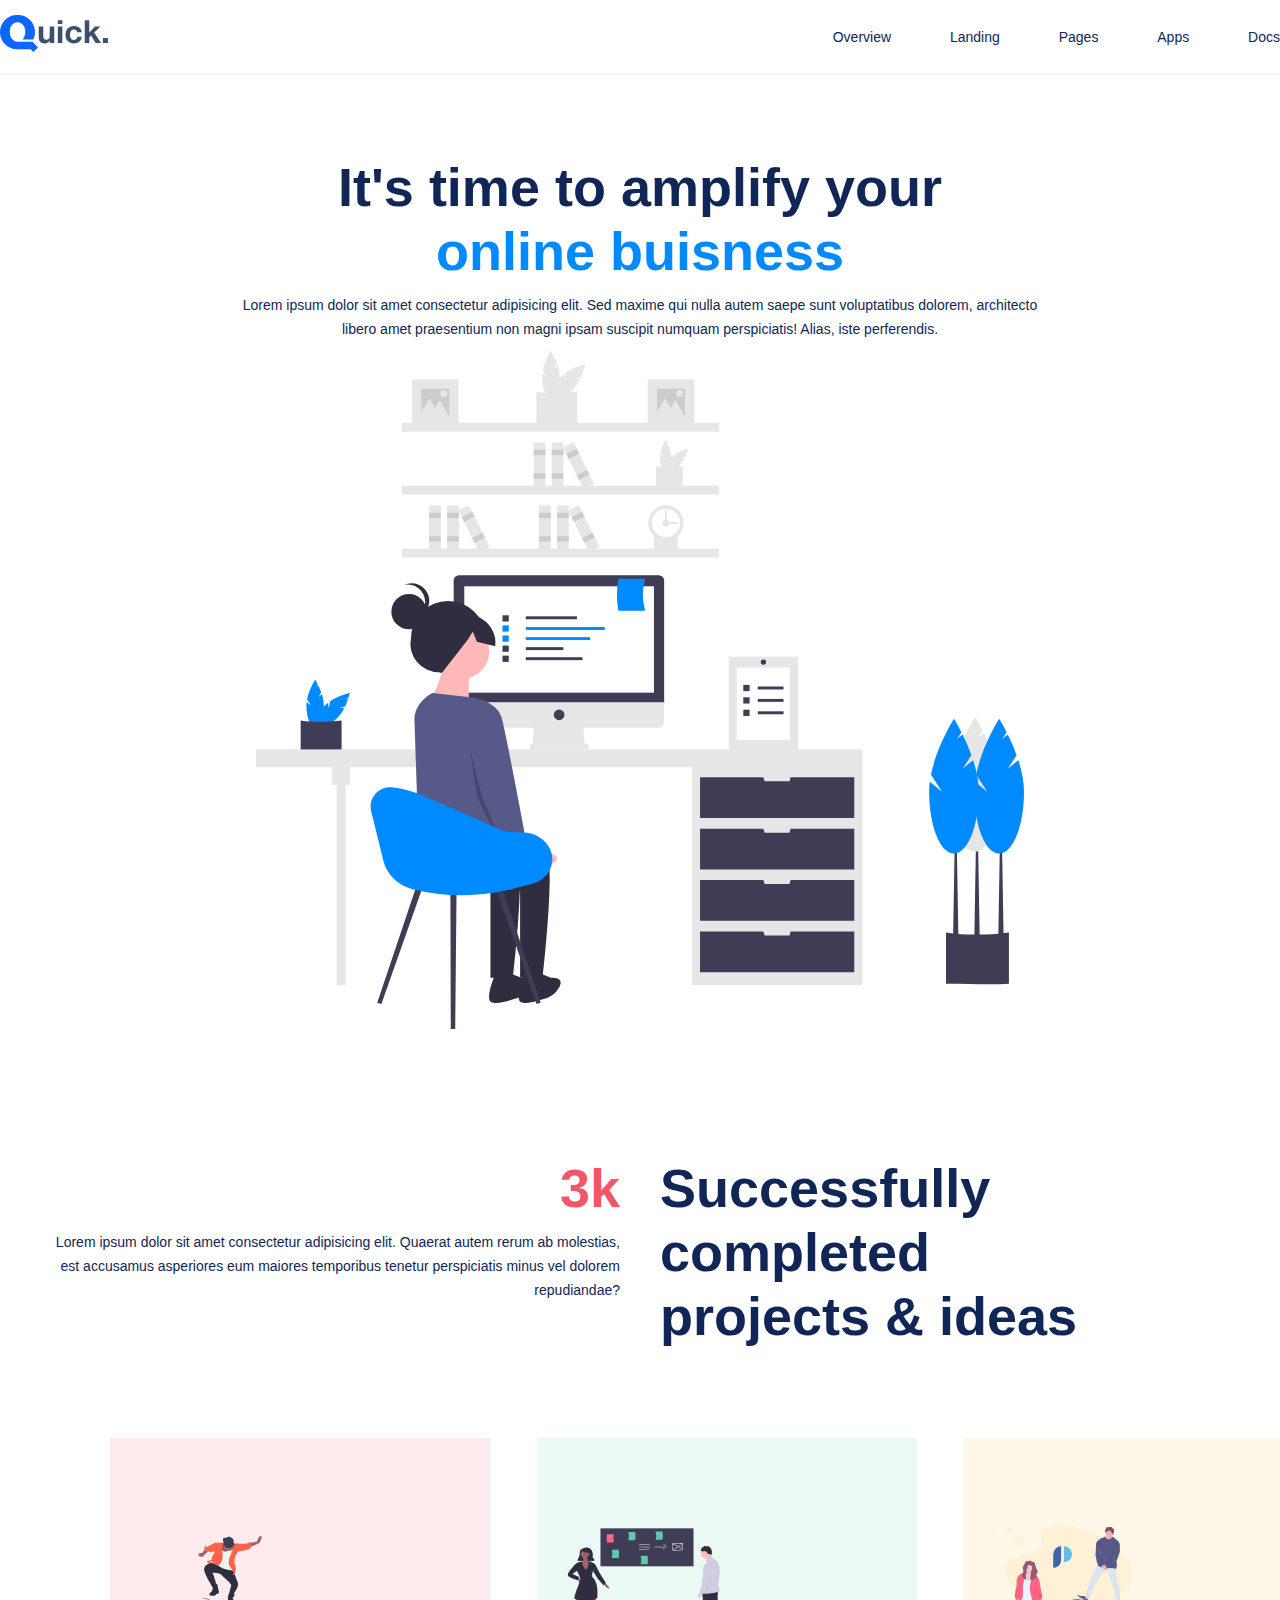
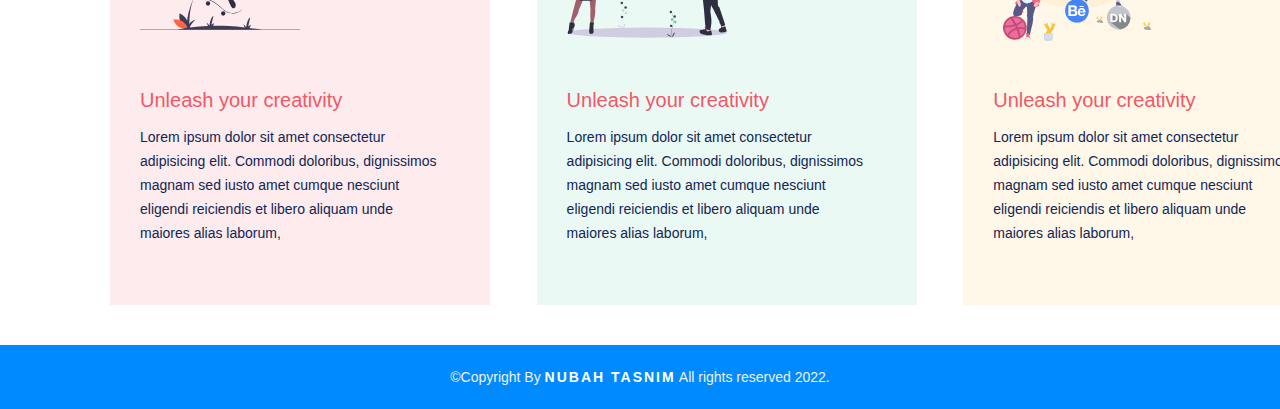
<file: index.html>
<!DOCTYPE html>
<html lang="en">
<head>
	<meta charset="UTF-8">
	<meta name="viewport" content="width=device-width, initial-scale=1.0">
	<title> Quick|Home</title>
	<!--style.css linking here -->
	<link rel="stylesheet" href="css/style.css">
	<link rel="preconnect" href="https://fonts.googleapis.com">
<link rel="preconnect" href="https://fonts.gstatic.com" crossorigin>
<link href="https://fonts.googleapis.com/css2?family=Poppins:wght@100;200;400;500;600;700;800;900&display=swap" rel="stylesheet">
</head>
<body>
	<!--header start-->
	<header class="header"> 
		<div class="container"> 
		<div class="row">
		<div class="col-6">
			<div class="logo">
				<a href="index.html"></a>
				<img src="images/dark.svg" alt="">
			</div>
			</div>		
		<div class="col-6">
			<ul class="navbar">
				
				<li>
					<a href="#">overview</a>
				</li>
				<li>
					<a href="#">landing</a>
				</li>
				<li>
					<a href="#">pages</a>
				</li>
				<li>
					<a href="#">apps</a>
				</li>
				<li>
					<a href="#">docs</a>
				</li>
			</ul>
			</div>		
		</div>
		</div>
	</header>
	<!--header end-->

	<!--banner start-->
<section class="banner">
	<div class="container">
		<div class="row">
			<div class="col-12">
				<h1>It's time to amplify your <br> <span>online buisness </span></br></h1> 
				<p>Lorem ipsum dolor sit amet consectetur adipisicing elit. Sed maxime qui nulla autem saepe sunt voluptatibus dolorem, architecto <br>libero amet praesentium non magni ipsam suscipit numquam perspiciatis! Alias, iste perferendis.
				</br>
			</p>
			<img src="images/illustration-1.svg" alt="">
				
			</div>
		</div>	
	</div>	
</section>





	<!--banner end-->

	<!--success start-->
	<section class="success">
		<div class="container">
			<div class="row">
				<div class="col-6">
					<div class="success-left">
						<h1>3k</h1>
						<p>Lorem ipsum dolor sit amet consectetur adipisicing elit. Quaerat autem rerum ab molestias, <br> est accusamus asperiores eum maiores temporibus tenetur perspiciatis minus vel dolorem repudiandae?</br>
						</p>
					</div>
				</div>
				<div class="col-6">
					<div class="success-right">
						<h1>Successfully <br>completed </br>projects & ideas </h1>
					</div>
					
				</div>
			</div>
			
		</div>
	</section>

	<!--success end-->

	<!--feature section start-->
	<section class="feature">
		<div class="container">
			<div class="row">
				<div class="col-4">
				<div class="inner-feature bg-1">
					<img src="images/illustration-5.svg" alt="">
				
					<h4>Unleash your creativity</h4>
					<p>Lorem ipsum dolor sit amet consectetur adipisicing elit. Commodi doloribus, dignissimos magnam sed iusto amet cumque nesciunt eligendi reiciendis et libero aliquam unde maiores alias laborum, </p>
					
				</div>
				</div>
				<div class="col-4">
				<div class="inner-feature bg-2">
					<img src="images/illustration-6.svg" alt="">
				
					<h4>Unleash your creativity</h4>
					<p>Lorem ipsum dolor sit amet consectetur adipisicing elit. Commodi doloribus, dignissimos magnam sed iusto amet cumque nesciunt eligendi reiciendis et libero aliquam unde maiores alias laborum, </p>
					
				</div>
				</div>
				<div class="col-4">
				<div class="inner-feature bg-3">
					<img src="images/illustration-7.svg" alt="">
				
					<h4>Unleash your creativity</h4>
					<p>Lorem ipsum dolor sit amet consectetur adipisicing elit. Commodi doloribus, dignissimos magnam sed iusto amet cumque nesciunt eligendi reiciendis et libero aliquam unde maiores alias laborum, </p>
					
				</div>
				</div>
				

			</div>
			
		</div>
		
	</section>
		<!--feature section end-->
<footer class="footer">
	<div class="container">
		<div class="row">
			<div class="col-12">
				<p>&copy;Copyright By <a href="#">Nubah Tasnim</a> All rights reserved 2022.</p>
				
			</div>
			
		</div>
		
	</div>
	
</footer>
</body>
</html>
</file>
<file: css/style.css>
*{
	padding: 0px;
	margin:0px;
}
body{
	font-family: 'Popins', sans-serif;
	font-size: 14px;
	line-height: 24px;

}
h1, h2, h3, h4, h5, h6{
	font-family: 'Popins', sans-serif;
}
a{
	text-decoration: none;
}
a:hover{
	text-decoration: none;
}
.img{
	max-width: 100%;
	height: auto;
}

/* global css code start */

}
.container{
	width: 1140px;
	margin: 0px auto;
	background: #fff;
}
.row{
	width: 100%;
	float: left;
}
.col-12{
	width: 100%;
	float:left;

}
.col-6{
	width: 50%;
	float:left;
}
.col-4{
	width: 33.33%;
	float: left;
}
.col-3{
	width: 25.33%;
	float:left;
}

/* global css code end */

/* header code start */ 
.header{
	width: 100%;
	float: left;
	padding: 15px 0px;
	border-bottom: 1px solid #eee;
}
.header .logo{
	width: 100%;
	float: left;
}
.header .logo img{
	width: auto;
}
.header .navbar{
	width: 100%;
	float: left;
	text-align: right;
}
.header .navbar li{
	list-style: none;
	display: inline-block;
}
.header .navbar li a{
	display: block;
	margin: 10px 0px 0px 55px;
	font-size: 14px;
	font-weight: 500;
	line-height: 24px;
	color: #0F2656;
	text-transform: capitalize;
}
.header .navbar li a:hover{
color: #008AFF;
	}
/*banner code start*/
.banner{
	width: 100%;
	float: left;
	padding: 80px 0px ;
	text-align: center;
}
.banner h1{
	font-size: 54px;
	line-height: 64px;
	font-weight:700;
	color : #0F2656;
	margin: 0px 0px 10px;
}
.banner h1 span{
	color: #008AFF;
}
.banner p{
	font-size: 14px;
	font-weight: 500;
	line-height: 24px;
	color: #0F2656;
	margin: 0px 0px 10px;
}
.banner img{
	width: 60%;
}
/*success code *start */
.success{
	width: 100%;
	float: left;
	padding: 40px 0px;
}
.success-left{
	width: 100%;
	float:left;
	text-align: right;

}
.success-left h1{
font-size: 54px;
	line-height: 64px;
	font-weight:700;
	color : #F15767;
	margin: 0px 20px 10px 0px;
}
.success-left p{
	font-size: 14px;
	font-weight: 500;
	line-height: 24px;
	color: #0F2656;
	margin: 0px 20px 10px 0px;

}
.success-right{
	width: 100%;
	float:left;
	

}
.success-right h1{
	font-size: 54px;
	line-height: 64px;
	font-weight:600;
	color : #0F2656;
	margin: 0px 0px 10px 20px;

}
/*success code *end */
/*feature code start  */
.feature{
	width: 100%;
	padding: 40px 80px;
	float: left;
}
.inner-feature{
	width: 75%;
	padding: 50px 30px;
	margin: 0px 30px;
}
.inner-feature img{
	width: 50%;
	height: 190px;
}
.inner-feature h4{
font-size: 20px;
	line-height: 30px;
	font-weight:500;
	color : #F15767;
	margin: 0px 0px 10px 0px; 
}
.inner-feature p{
font-size: 14px;
	font-weight: 400;
	line-height: 24px;
	color: #0F2656;
	margin: 0px 20px 10px 0px;
}
.bg-1{
 background:#FDEBED;
}
.bg-2{ background: #EBF9F4;
  
}
.bg-3{ background: #FFF7E8;

}
.footer{
	width: 100%;
	padding:20px 0px ;
	float: left;
	background: #008AFF;
	text-align: center;
}
.footer p{
	font-size:  14px;
	line-height:24px;
	color:#f0f0f0;
}
.footer p a{
	text-transform: uppercase;
	font-weight: 600;
	letter-spacing: 2px;
	color: #fff;
}
</file>
